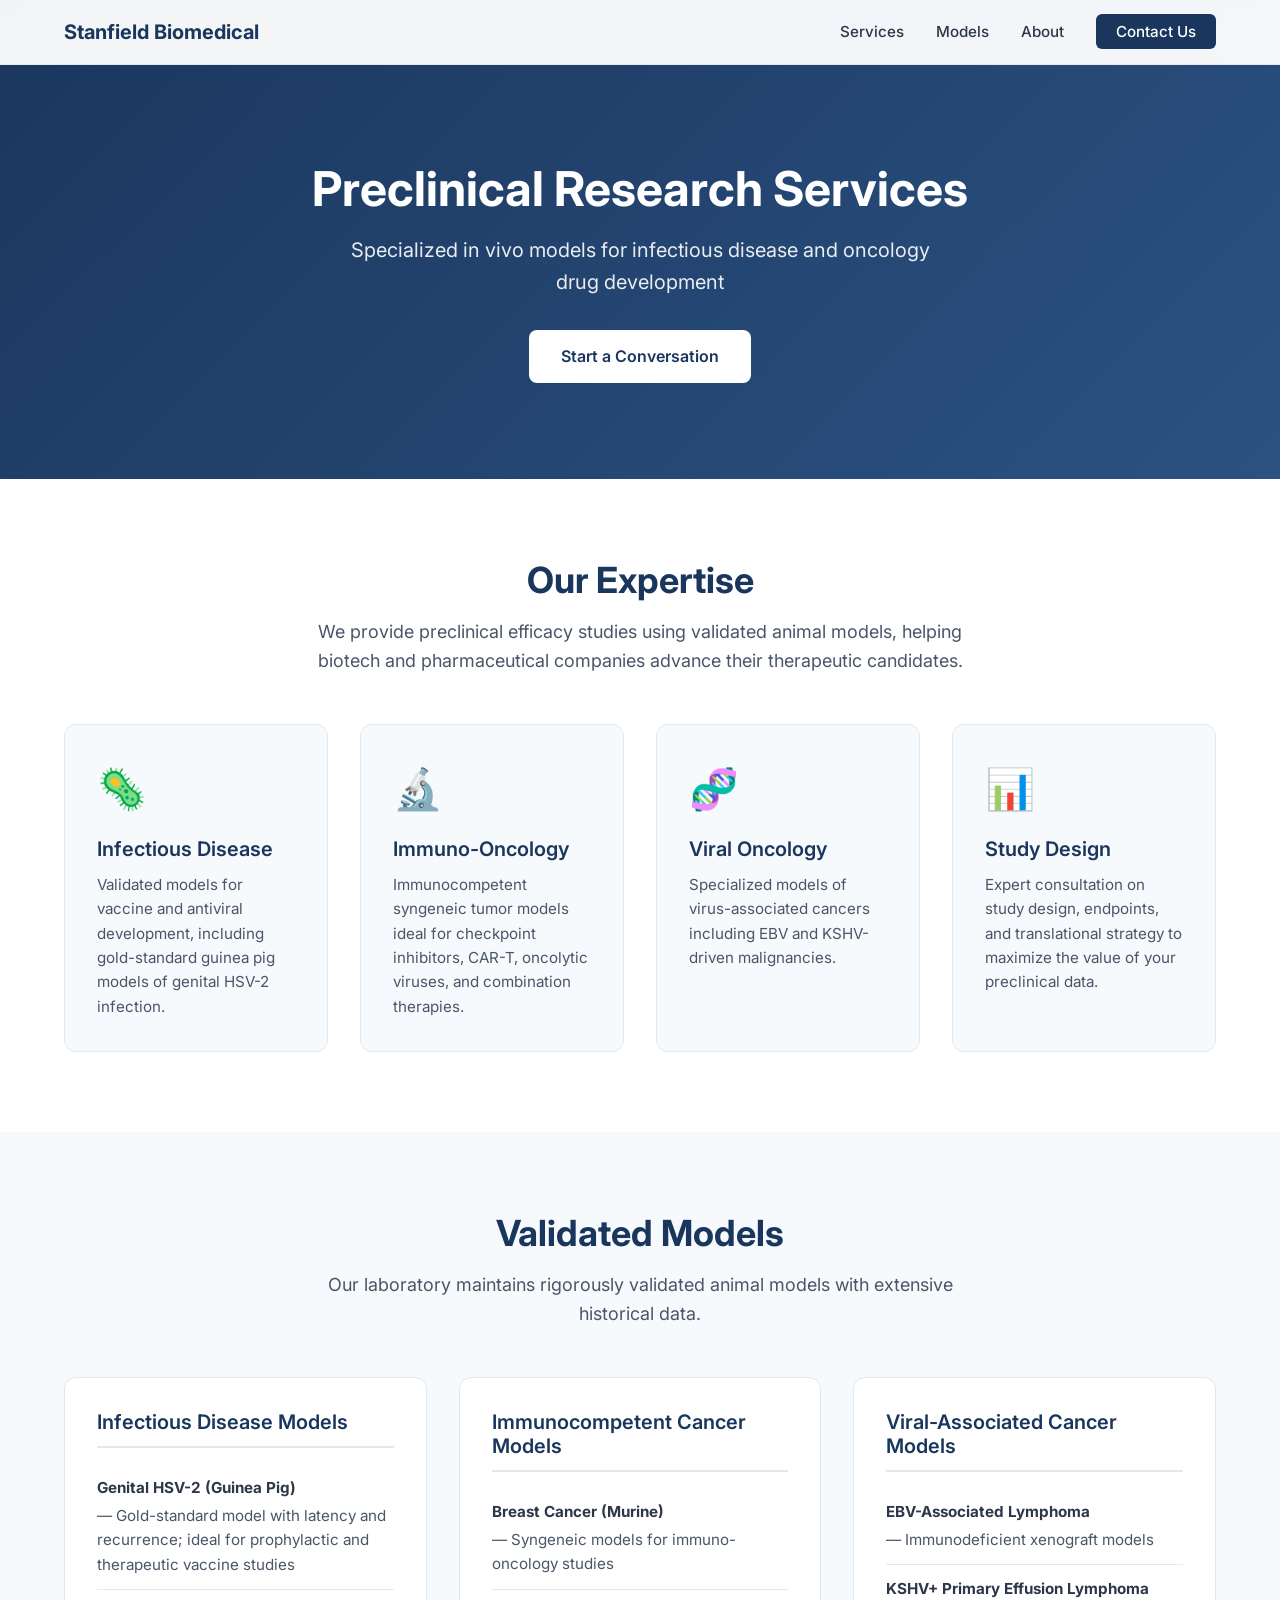
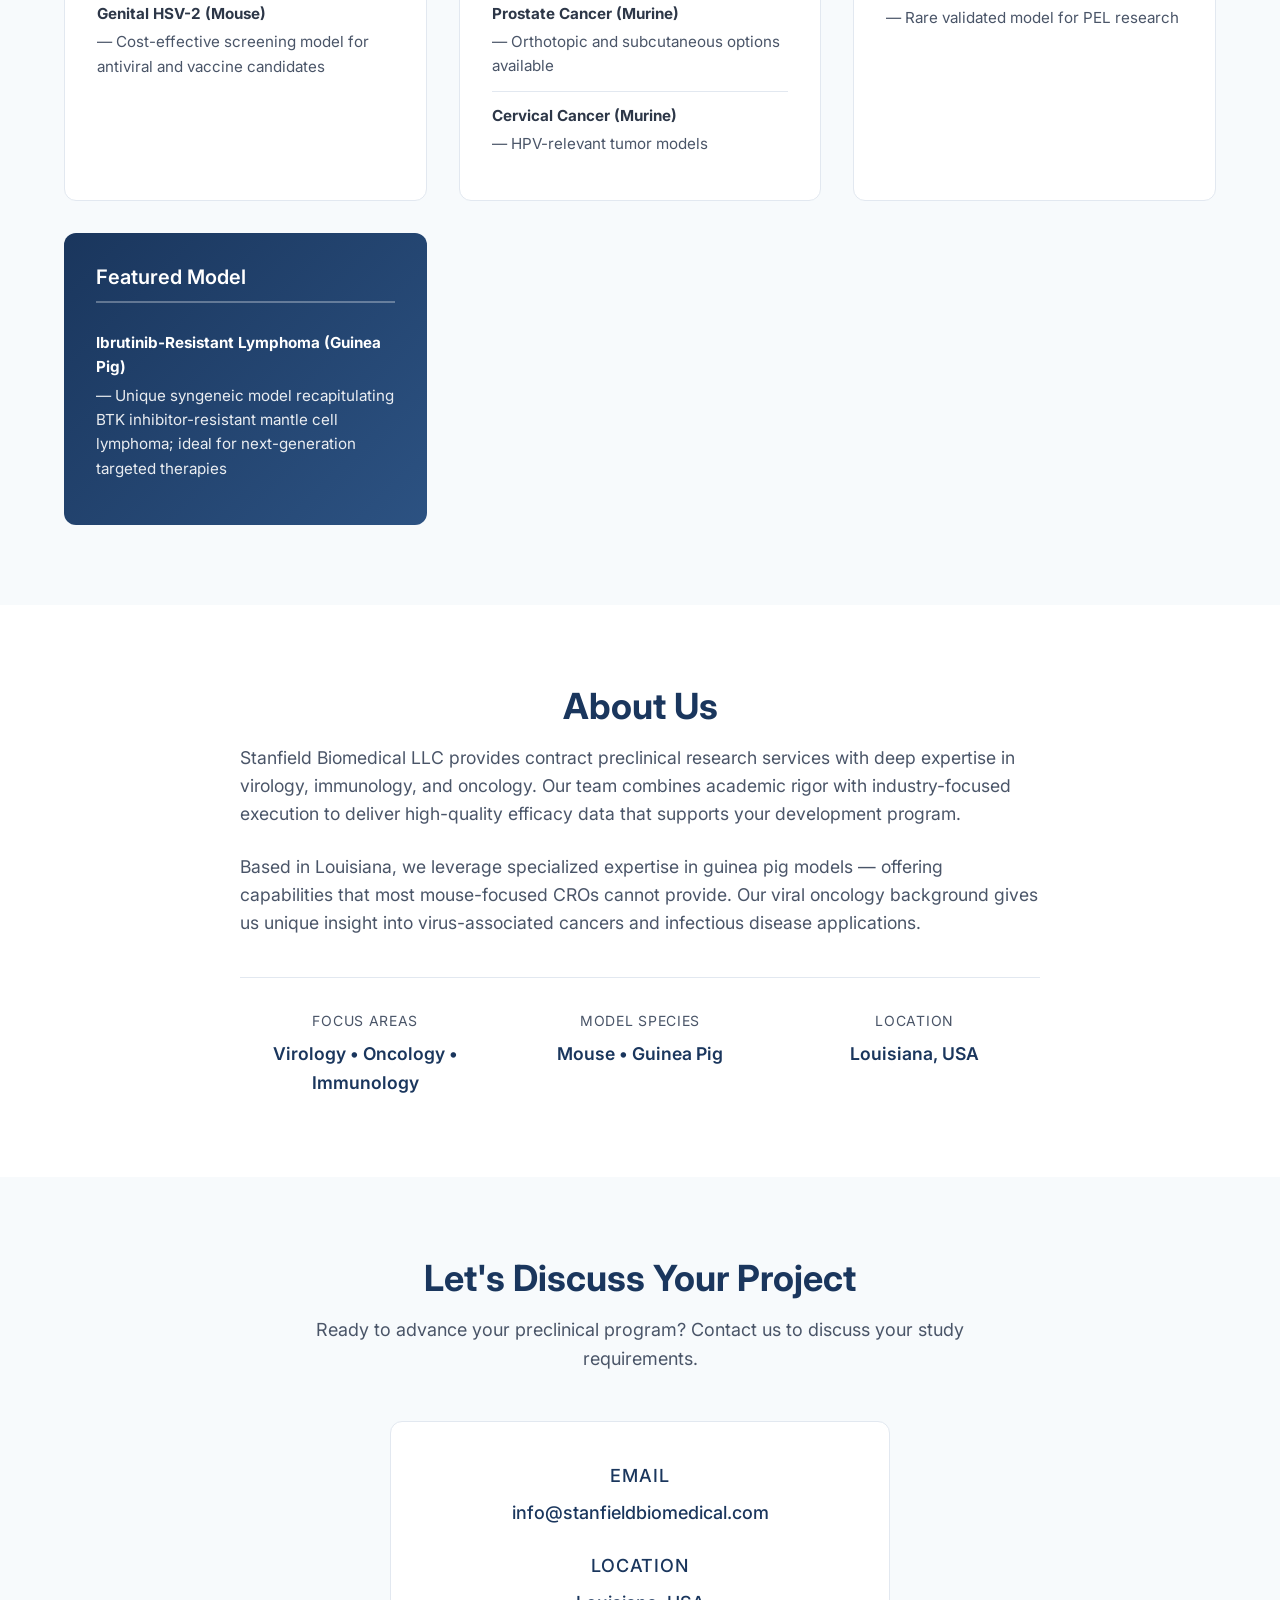
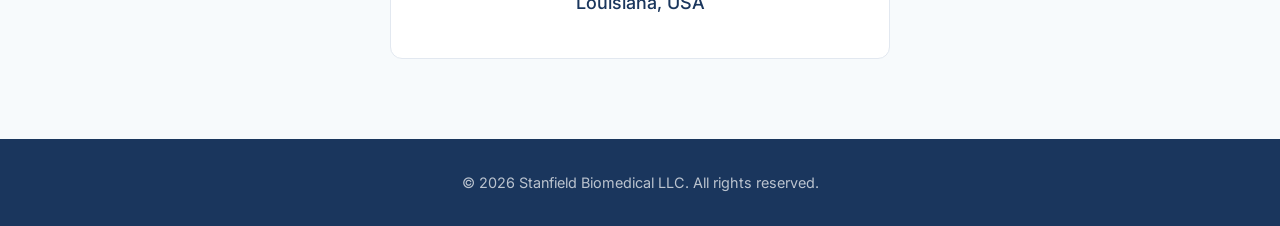
<file: index.html>
<!DOCTYPE html>
<html lang="en">
<head>
    <meta charset="UTF-8">
    <meta name="viewport" content="width=device-width, initial-scale=1.0">
    <title>Stanfield Biomedical LLC | Preclinical Research Services</title>
    <link rel="stylesheet" href="style.css">
    <link rel="preconnect" href="https://fonts.googleapis.com">
    <link rel="preconnect" href="https://fonts.gstatic.com" crossorigin>
    <link href="https://fonts.googleapis.com/css2?family=Inter:wght@400;500;600;700&display=swap" rel="stylesheet">
</head>
<body>
    <nav class="navbar">
        <div class="container">
            <a href="#" class="logo">Stanfield Biomedical</a>
            <ul class="nav-links">
                <li><a href="#services">Services</a></li>
                <li><a href="#models">Models</a></li>
                <li><a href="#about">About</a></li>
                <li><a href="#contact" class="btn-nav">Contact Us</a></li>
            </ul>
        </div>
    </nav>

    <header class="hero">
        <div class="container">
            <h1>Preclinical Research Services</h1>
            <p class="hero-subtitle">Specialized in vivo models for infectious disease and oncology drug development</p>
            <a href="#contact" class="btn-primary">Start a Conversation</a>
        </div>
    </header>

    <section id="services" class="services">
        <div class="container">
            <h2>Our Expertise</h2>
            <p class="section-intro">We provide preclinical efficacy studies using validated animal models, helping biotech and pharmaceutical companies advance their therapeutic candidates.</p>
            
            <div class="services-grid">
                <div class="service-card">
                    <div class="service-icon">🦠</div>
                    <h3>Infectious Disease</h3>
                    <p>Validated models for vaccine and antiviral development, including gold-standard guinea pig models of genital HSV-2 infection.</p>
                </div>
                <div class="service-card">
                    <div class="service-icon">🔬</div>
                    <h3>Immuno-Oncology</h3>
                    <p>Immunocompetent syngeneic tumor models ideal for checkpoint inhibitors, CAR-T, oncolytic viruses, and combination therapies.</p>
                </div>
                <div class="service-card">
                    <div class="service-icon">🧬</div>
                    <h3>Viral Oncology</h3>
                    <p>Specialized models of virus-associated cancers including EBV and KSHV-driven malignancies.</p>
                </div>
                <div class="service-card">
                    <div class="service-icon">📊</div>
                    <h3>Study Design</h3>
                    <p>Expert consultation on study design, endpoints, and translational strategy to maximize the value of your preclinical data.</p>
                </div>
            </div>
        </div>
    </section>

    <section id="models" class="models">
        <div class="container">
            <h2>Validated Models</h2>
            <p class="section-intro">Our laboratory maintains rigorously validated animal models with extensive historical data.</p>
            
            <div class="models-grid">
                <div class="model-category">
                    <h3>Infectious Disease Models</h3>
                    <ul>
                        <li><strong>Genital HSV-2 (Guinea Pig)</strong> — Gold-standard model with latency and recurrence; ideal for prophylactic and therapeutic vaccine studies</li>
                        <li><strong>Genital HSV-2 (Mouse)</strong> — Cost-effective screening model for antiviral and vaccine candidates</li>
                    </ul>
                </div>
                
                <div class="model-category">
                    <h3>Immunocompetent Cancer Models</h3>
                    <ul>
                        <li><strong>Breast Cancer (Murine)</strong> — Syngeneic models for immuno-oncology studies</li>
                        <li><strong>Prostate Cancer (Murine)</strong> — Orthotopic and subcutaneous options available</li>
                        <li><strong>Cervical Cancer (Murine)</strong> — HPV-relevant tumor models</li>
                    </ul>
                </div>
                
                <div class="model-category">
                    <h3>Viral-Associated Cancer Models</h3>
                    <ul>
                        <li><strong>EBV-Associated Lymphoma</strong> — Immunodeficient xenograft models</li>
                        <li><strong>KSHV+ Primary Effusion Lymphoma</strong> — Rare validated model for PEL research</li>
                    </ul>
                </div>
                
                <div class="model-category featured">
                    <h3>Featured Model</h3>
                    <ul>
                        <li><strong>Ibrutinib-Resistant Lymphoma (Guinea Pig)</strong> — Unique syngeneic model recapitulating BTK inhibitor-resistant mantle cell lymphoma; ideal for next-generation targeted therapies</li>
                    </ul>
                </div>
            </div>
        </div>
    </section>

    <section id="about" class="about">
        <div class="container">
            <h2>About Us</h2>
            <div class="about-content">
                <p>Stanfield Biomedical LLC provides contract preclinical research services with deep expertise in virology, immunology, and oncology. Our team combines academic rigor with industry-focused execution to deliver high-quality efficacy data that supports your development program.</p>
                <p>Based in Louisiana, we leverage specialized expertise in guinea pig models — offering capabilities that most mouse-focused CROs cannot provide. Our viral oncology background gives us unique insight into virus-associated cancers and infectious disease applications.</p>
                <div class="about-highlights">
                    <div class="highlight">
                        <span class="highlight-label">Focus Areas</span>
                        <span class="highlight-value">Virology • Oncology • Immunology</span>
                    </div>
                    <div class="highlight">
                        <span class="highlight-label">Model Species</span>
                        <span class="highlight-value">Mouse • Guinea Pig</span>
                    </div>
                    <div class="highlight">
                        <span class="highlight-label">Location</span>
                        <span class="highlight-value">Louisiana, USA</span>
                    </div>
                </div>
            </div>
        </div>
    </section>

    <section id="contact" class="contact">
        <div class="container">
            <h2>Let's Discuss Your Project</h2>
            <p class="section-intro">Ready to advance your preclinical program? Contact us to discuss your study requirements.</p>
            
            <div class="contact-content">
                <div class="contact-info">
                    <div class="contact-item">
                        <span class="contact-label">Email</span>
                        <a href="mailto:info@stanfieldbiomedical.com">info@stanfieldbiomedical.com</a>
                    </div>
                    <div class="contact-item">
                        <span class="contact-label">Location</span>
                        <span>Louisiana, USA</span>
                    </div>
                </div>
            </div>
        </div>
    </section>

    <footer class="footer">
        <div class="container">
            <p>&copy; 2026 Stanfield Biomedical LLC. All rights reserved.</p>
        </div>
    </footer>
</body>
</html>
</file>
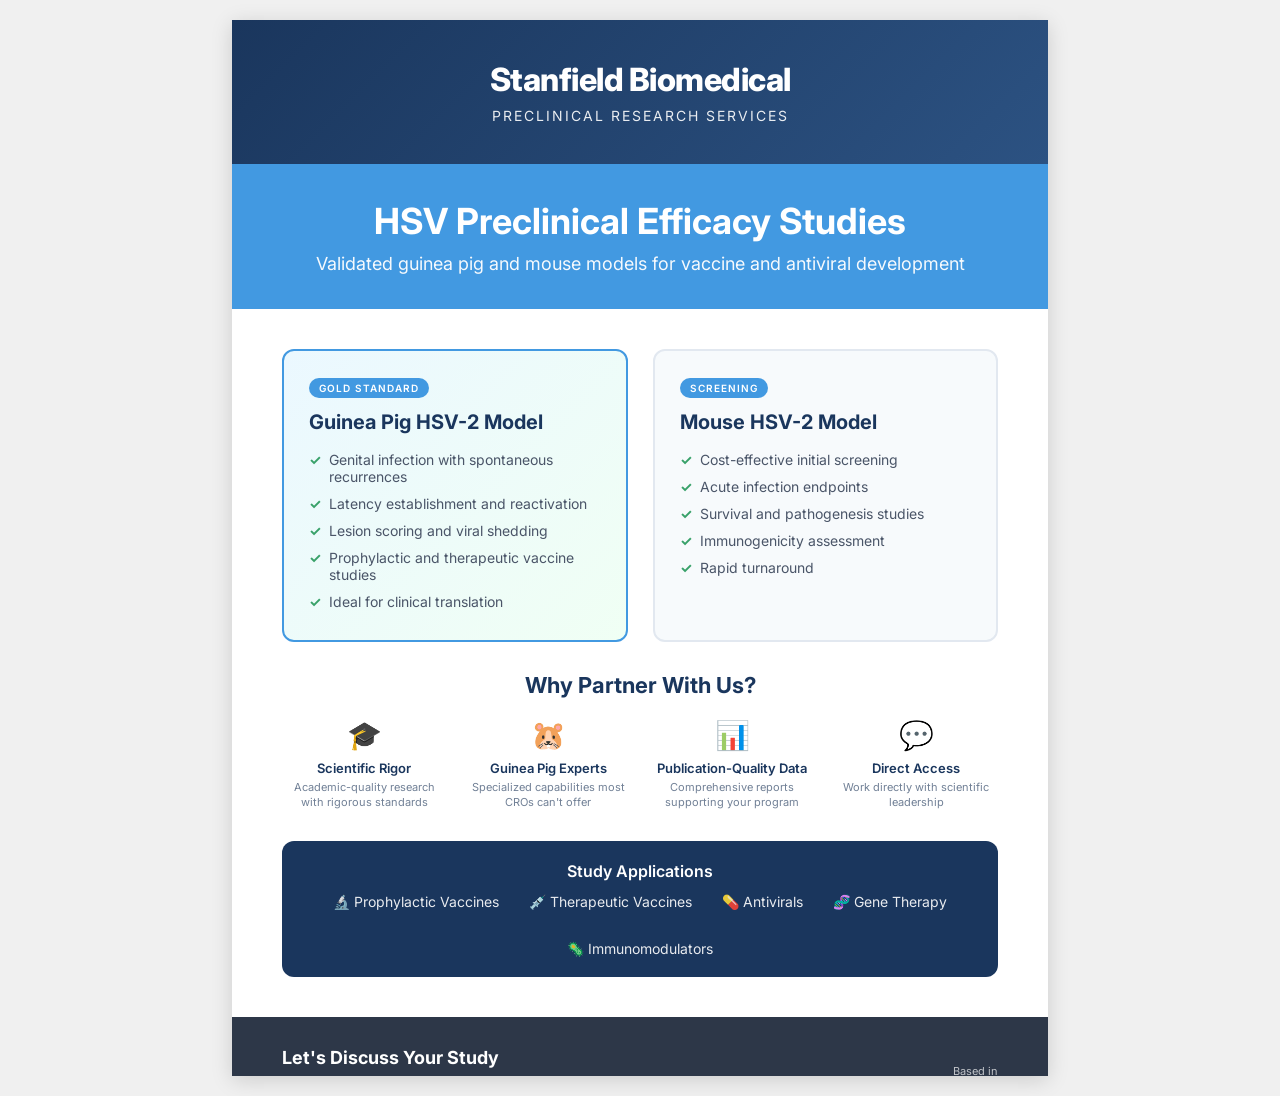
<file: flyer-herpes-workshop.html>
<!DOCTYPE html>
<html lang="en">
<head>
    <meta charset="UTF-8">
    <meta name="viewport" content="width=device-width, initial-scale=1.0">
    <title>Stanfield Biomedical - HSV Research Services Flyer</title>
    <link rel="preconnect" href="https://fonts.googleapis.com">
    <link rel="preconnect" href="https://fonts.gstatic.com" crossorigin>
    <link href="https://fonts.googleapis.com/css2?family=Inter:wght@400;500;600;700;800&display=swap" rel="stylesheet">
    <style>
        * {
            box-sizing: border-box;
            margin: 0;
            padding: 0;
        }

        @page {
            size: letter;
            margin: 0;
        }

        body {
            font-family: 'Inter', -apple-system, BlinkMacSystemFont, sans-serif;
            background: #f0f0f0;
            display: flex;
            justify-content: center;
            padding: 20px;
        }

        .flyer {
            width: 8.5in;
            height: 11in;
            background: white;
            box-shadow: 0 4px 20px rgba(0,0,0,0.15);
            overflow: hidden;
            display: flex;
            flex-direction: column;
        }

        /* Header */
        .header {
            background: linear-gradient(135deg, #1a365d 0%, #2c5282 100%);
            color: white;
            padding: 40px 50px;
            text-align: center;
        }

        .company-name {
            font-size: 32px;
            font-weight: 800;
            letter-spacing: -0.5px;
            margin-bottom: 8px;
        }

        .tagline {
            font-size: 14px;
            opacity: 0.9;
            text-transform: uppercase;
            letter-spacing: 2px;
        }

        /* Hero */
        .hero {
            background: #4299e1;
            color: white;
            padding: 35px 50px;
            text-align: center;
        }

        .hero h1 {
            font-size: 36px;
            font-weight: 700;
            margin-bottom: 10px;
        }

        .hero p {
            font-size: 18px;
            opacity: 0.95;
        }

        /* Main Content */
        .content {
            flex: 1;
            padding: 40px 50px;
            display: flex;
            flex-direction: column;
            gap: 30px;
        }

        /* Models Section */
        .models {
            display: grid;
            grid-template-columns: 1fr 1fr;
            gap: 25px;
        }

        .model-card {
            background: #f7fafc;
            border: 2px solid #e2e8f0;
            border-radius: 12px;
            padding: 25px;
        }

        .model-card.featured {
            border-color: #4299e1;
            background: linear-gradient(135deg, #ebf8ff 0%, #f0fff4 100%);
        }

        .model-badge {
            display: inline-block;
            background: #4299e1;
            color: white;
            font-size: 10px;
            font-weight: 600;
            text-transform: uppercase;
            letter-spacing: 1px;
            padding: 4px 10px;
            border-radius: 20px;
            margin-bottom: 12px;
        }

        .model-card h3 {
            color: #1a365d;
            font-size: 20px;
            font-weight: 700;
            margin-bottom: 12px;
        }

        .model-card ul {
            list-style: none;
            color: #4a5568;
            font-size: 14px;
        }

        .model-card li {
            padding: 5px 0;
            padding-left: 20px;
            position: relative;
        }

        .model-card li::before {
            content: "✓";
            position: absolute;
            left: 0;
            color: #38a169;
            font-weight: bold;
        }

        /* Why Section */
        .why-section h2 {
            color: #1a365d;
            font-size: 22px;
            font-weight: 700;
            margin-bottom: 20px;
            text-align: center;
        }

        .why-grid {
            display: grid;
            grid-template-columns: repeat(4, 1fr);
            gap: 20px;
        }

        .why-item {
            text-align: center;
        }

        .why-icon {
            font-size: 28px;
            margin-bottom: 8px;
        }

        .why-item h4 {
            color: #1a365d;
            font-size: 13px;
            font-weight: 600;
            margin-bottom: 4px;
        }

        .why-item p {
            color: #718096;
            font-size: 11px;
            line-height: 1.4;
        }

        /* Applications */
        .applications {
            background: #1a365d;
            color: white;
            padding: 20px 30px;
            border-radius: 12px;
            text-align: center;
        }

        .applications h3 {
            font-size: 16px;
            font-weight: 600;
            margin-bottom: 12px;
        }

        .app-list {
            display: flex;
            justify-content: center;
            gap: 30px;
            flex-wrap: wrap;
            font-size: 14px;
        }

        .app-list span {
            opacity: 0.9;
        }

        /* Footer */
        .footer {
            background: #2d3748;
            color: white;
            padding: 30px 50px;
            display: flex;
            justify-content: space-between;
            align-items: center;
        }

        .contact-info h3 {
            font-size: 18px;
            font-weight: 700;
            margin-bottom: 10px;
        }

        .contact-info p {
            font-size: 14px;
            opacity: 0.9;
            margin: 4px 0;
        }

        .contact-info a {
            color: #63b3ed;
            text-decoration: none;
        }

        .qr-placeholder {
            width: 100px;
            height: 100px;
            background: white;
            border-radius: 8px;
            display: flex;
            align-items: center;
            justify-content: center;
            color: #1a365d;
            font-size: 10px;
            text-align: center;
            padding: 10px;
        }

        .partner-badge {
            text-align: right;
        }

        .partner-badge p {
            font-size: 11px;
            opacity: 0.7;
            margin-bottom: 4px;
        }

        .partner-badge .lsu {
            font-size: 16px;
            font-weight: 600;
        }

        @media print {
            body {
                background: white;
                padding: 0;
            }
            .flyer {
                box-shadow: none;
            }
        }
    </style>
</head>
<body>
    <div class="flyer">
        <header class="header">
            <div class="company-name">Stanfield Biomedical</div>
            <div class="tagline">Preclinical Research Services</div>
        </header>

        <div class="hero">
            <h1>HSV Preclinical Efficacy Studies</h1>
            <p>Validated guinea pig and mouse models for vaccine and antiviral development</p>
        </div>

        <div class="content">
            <div class="models">
                <div class="model-card featured">
                    <span class="model-badge">Gold Standard</span>
                    <h3>Guinea Pig HSV-2 Model</h3>
                    <ul>
                        <li>Genital infection with spontaneous recurrences</li>
                        <li>Latency establishment and reactivation</li>
                        <li>Lesion scoring and viral shedding</li>
                        <li>Prophylactic and therapeutic vaccine studies</li>
                        <li>Ideal for clinical translation</li>
                    </ul>
                </div>
                <div class="model-card">
                    <span class="model-badge">Screening</span>
                    <h3>Mouse HSV-2 Model</h3>
                    <ul>
                        <li>Cost-effective initial screening</li>
                        <li>Acute infection endpoints</li>
                        <li>Survival and pathogenesis studies</li>
                        <li>Immunogenicity assessment</li>
                        <li>Rapid turnaround</li>
                    </ul>
                </div>
            </div>

            <div class="why-section">
                <h2>Why Partner With Us?</h2>
                <div class="why-grid">
                    <div class="why-item">
                        <div class="why-icon">🎓</div>
                        <h4>Scientific Rigor</h4>
                        <p>Academic-quality research with rigorous standards</p>
                    </div>
                    <div class="why-item">
                        <div class="why-icon">🐹</div>
                        <h4>Guinea Pig Experts</h4>
                        <p>Specialized capabilities most CROs can't offer</p>
                    </div>
                    <div class="why-item">
                        <div class="why-icon">📊</div>
                        <h4>Publication-Quality Data</h4>
                        <p>Comprehensive reports supporting your program</p>
                    </div>
                    <div class="why-item">
                        <div class="why-icon">💬</div>
                        <h4>Direct Access</h4>
                        <p>Work directly with scientific leadership</p>
                    </div>
                </div>
            </div>

            <div class="applications">
                <h3>Study Applications</h3>
                <div class="app-list">
                    <span>🔬 Prophylactic Vaccines</span>
                    <span>💉 Therapeutic Vaccines</span>
                    <span>💊 Antivirals</span>
                    <span>🧬 Gene Therapy</span>
                    <span>🦠 Immunomodulators</span>
                </div>
            </div>
        </div>

        <footer class="footer">
            <div class="contact-info">
                <h3>Let's Discuss Your Study</h3>
                <p>📧 <a href="mailto:info@stanfieldbiomedical.com">info@stanfieldbiomedical.com</a></p>
                <p>🌐 <a href="https://stanfieldbiomedical.com">stanfieldbiomedical.com</a></p>
            </div>
            <div class="partner-badge">
                <p>Based in</p>
                <div class="lsu">Louisiana, USA</div>
            </div>
        </footer>
    </div>
</body>
</html>
</file>
<file: style.css>
/* Reset and Base Styles */
*, *::before, *::after {
    box-sizing: border-box;
    margin: 0;
    padding: 0;
}

:root {
    --color-primary: #1a365d;
    --color-primary-light: #2c5282;
    --color-accent: #3182ce;
    --color-accent-light: #4299e1;
    --color-text: #2d3748;
    --color-text-light: #4a5568;
    --color-bg: #ffffff;
    --color-bg-alt: #f7fafc;
    --color-bg-dark: #1a365d;
    --color-border: #e2e8f0;
    --font-main: 'Inter', -apple-system, BlinkMacSystemFont, 'Segoe UI', Roboto, sans-serif;
}

html {
    scroll-behavior: smooth;
}

body {
    font-family: var(--font-main);
    font-size: 16px;
    line-height: 1.6;
    color: var(--color-text);
    background-color: var(--color-bg);
}

.container {
    max-width: 1200px;
    margin: 0 auto;
    padding: 0 24px;
}

h1, h2, h3 {
    line-height: 1.2;
    color: var(--color-primary);
}

h2 {
    font-size: 2.25rem;
    font-weight: 700;
    margin-bottom: 1rem;
    text-align: center;
}

h3 {
    font-size: 1.25rem;
    font-weight: 600;
    margin-bottom: 0.75rem;
}

a {
    color: var(--color-accent);
    text-decoration: none;
    transition: color 0.2s ease;
}

a:hover {
    color: var(--color-accent-light);
}

/* Navigation */
.navbar {
    position: fixed;
    top: 0;
    left: 0;
    right: 0;
    background: rgba(255, 255, 255, 0.95);
    backdrop-filter: blur(10px);
    border-bottom: 1px solid var(--color-border);
    z-index: 1000;
    padding: 1rem 0;
}

.navbar .container {
    display: flex;
    justify-content: space-between;
    align-items: center;
}

.logo {
    font-size: 1.25rem;
    font-weight: 700;
    color: var(--color-primary);
}

.logo:hover {
    color: var(--color-primary);
}

.nav-links {
    display: flex;
    list-style: none;
    gap: 2rem;
    align-items: center;
}

.nav-links a {
    color: var(--color-text);
    font-weight: 500;
    font-size: 0.95rem;
}

.nav-links a:hover {
    color: var(--color-accent);
}

.btn-nav {
    background: var(--color-primary);
    color: white !important;
    padding: 0.5rem 1.25rem;
    border-radius: 6px;
}

.btn-nav:hover {
    background: var(--color-primary-light);
    color: white !important;
}

/* Hero Section */
.hero {
    background: linear-gradient(135deg, var(--color-primary) 0%, var(--color-primary-light) 100%);
    color: white;
    padding: 10rem 0 6rem;
    text-align: center;
}

.hero h1 {
    font-size: 3rem;
    font-weight: 700;
    color: white;
    margin-bottom: 1rem;
}

.hero-subtitle {
    font-size: 1.25rem;
    opacity: 0.9;
    max-width: 600px;
    margin: 0 auto 2rem;
}

.btn-primary {
    display: inline-block;
    background: white;
    color: var(--color-primary);
    padding: 0.875rem 2rem;
    border-radius: 8px;
    font-weight: 600;
    font-size: 1rem;
    transition: transform 0.2s ease, box-shadow 0.2s ease;
}

.btn-primary:hover {
    transform: translateY(-2px);
    box-shadow: 0 4px 12px rgba(0, 0, 0, 0.15);
    color: var(--color-primary);
}

/* Section Styles */
section {
    padding: 5rem 0;
}

.section-intro {
    text-align: center;
    max-width: 700px;
    margin: 0 auto 3rem;
    color: var(--color-text-light);
    font-size: 1.125rem;
}

/* Services Section */
.services {
    background: var(--color-bg);
}

.services-grid {
    display: grid;
    grid-template-columns: repeat(auto-fit, minmax(250px, 1fr));
    gap: 2rem;
}

.service-card {
    background: var(--color-bg-alt);
    padding: 2rem;
    border-radius: 12px;
    border: 1px solid var(--color-border);
    transition: transform 0.2s ease, box-shadow 0.2s ease;
}

.service-card:hover {
    transform: translateY(-4px);
    box-shadow: 0 8px 24px rgba(0, 0, 0, 0.08);
}

.service-icon {
    font-size: 2.5rem;
    margin-bottom: 1rem;
}

.service-card h3 {
    color: var(--color-primary);
}

.service-card p {
    color: var(--color-text-light);
    font-size: 0.95rem;
}

/* Models Section */
.models {
    background: var(--color-bg-alt);
}

.models-grid {
    display: grid;
    grid-template-columns: repeat(auto-fit, minmax(300px, 1fr));
    gap: 2rem;
}

.model-category {
    background: white;
    padding: 2rem;
    border-radius: 12px;
    border: 1px solid var(--color-border);
}

.model-category.featured {
    background: linear-gradient(135deg, var(--color-primary) 0%, var(--color-primary-light) 100%);
    color: white;
    border: none;
}

.model-category.featured h3 {
    color: white;
}

.model-category h3 {
    color: var(--color-primary);
    margin-bottom: 1rem;
    padding-bottom: 0.75rem;
    border-bottom: 2px solid var(--color-border);
}

.model-category.featured h3 {
    border-bottom-color: rgba(255, 255, 255, 0.3);
}

.model-category ul {
    list-style: none;
}

.model-category li {
    padding: 0.75rem 0;
    border-bottom: 1px solid var(--color-border);
    font-size: 0.95rem;
    color: var(--color-text-light);
}

.model-category.featured li {
    color: rgba(255, 255, 255, 0.9);
    border-bottom-color: rgba(255, 255, 255, 0.2);
}

.model-category li:last-child {
    border-bottom: none;
}

.model-category li strong {
    display: block;
    color: var(--color-text);
    margin-bottom: 0.25rem;
}

.model-category.featured li strong {
    color: white;
}

/* About Section */
.about {
    background: var(--color-bg);
}

.about-content {
    max-width: 800px;
    margin: 0 auto;
}

.about-content p {
    margin-bottom: 1.5rem;
    color: var(--color-text-light);
    font-size: 1.1rem;
}

.about-highlights {
    display: grid;
    grid-template-columns: repeat(auto-fit, minmax(200px, 1fr));
    gap: 1.5rem;
    margin-top: 2.5rem;
    padding-top: 2rem;
    border-top: 1px solid var(--color-border);
}

.highlight {
    text-align: center;
}

.highlight-label {
    display: block;
    font-size: 0.875rem;
    color: var(--color-text-light);
    text-transform: uppercase;
    letter-spacing: 0.05em;
    margin-bottom: 0.5rem;
}

.highlight-value {
    display: block;
    font-size: 1.1rem;
    font-weight: 600;
    color: var(--color-primary);
}

/* Contact Section */
.contact {
    background: var(--color-bg-alt);
}

.contact-content {
    max-width: 500px;
    margin: 0 auto;
    text-align: center;
}

.contact-info {
    background: white;
    padding: 2.5rem;
    border-radius: 12px;
    border: 1px solid var(--color-border);
}

.contact-item {
    margin-bottom: 1.5rem;
}

.contact-item:last-child {
    margin-bottom: 0;
}

.contact-label {
    display: block;
    font-size: 0.875rem;
    color: var(--color-text-light);
    text-transform: uppercase;
    letter-spacing: 0.05em;
    margin-bottom: 0.5rem;
}

.contact-item a,
.contact-item span {
    font-size: 1.125rem;
    font-weight: 500;
    color: var(--color-primary);
}

/* Footer */
.footer {
    background: var(--color-bg-dark);
    color: rgba(255, 255, 255, 0.7);
    padding: 2rem 0;
    text-align: center;
    font-size: 0.9rem;
}

/* Responsive */
@media (max-width: 768px) {
    .nav-links {
        display: none; /* Would need JS for mobile menu - keeping it simple */
    }
    
    .hero {
        padding: 8rem 0 4rem;
    }
    
    .hero h1 {
        font-size: 2rem;
    }
    
    .hero-subtitle {
        font-size: 1.1rem;
    }
    
    h2 {
        font-size: 1.75rem;
    }
    
    section {
        padding: 3rem 0;
    }
    
    .services-grid,
    .models-grid {
        grid-template-columns: 1fr;
    }
}
</file>
